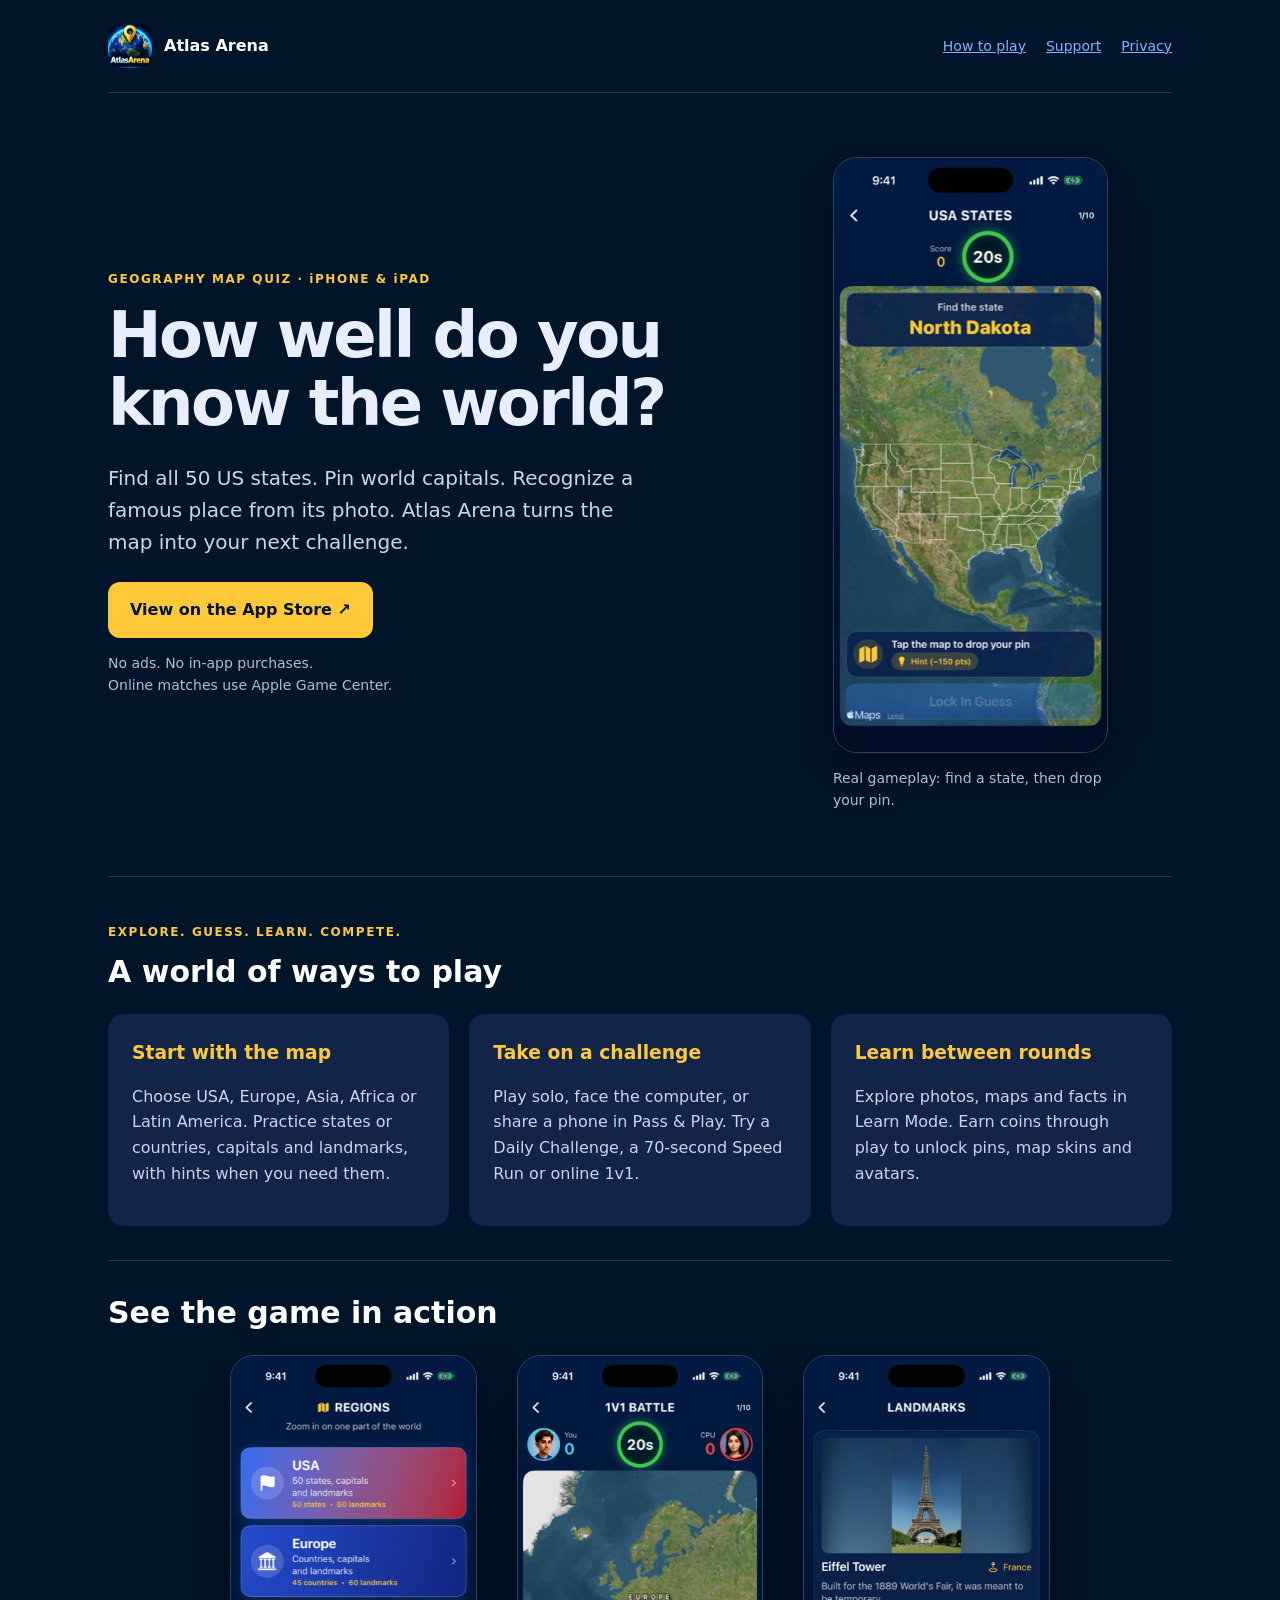
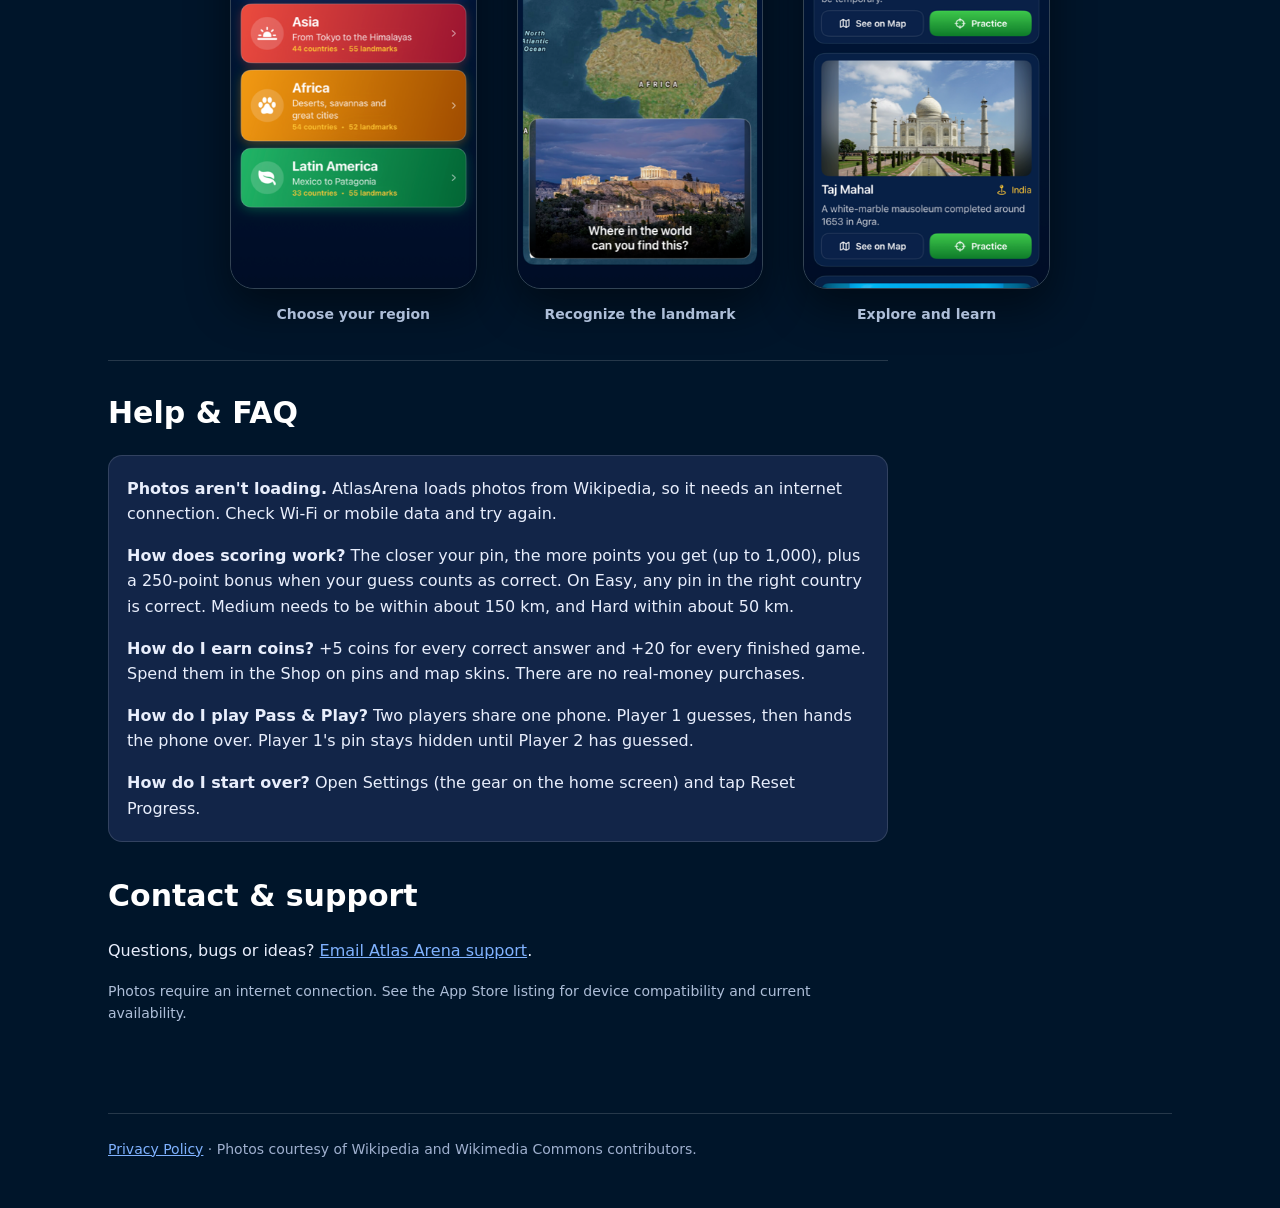
<file: index.html>
<!doctype html>
<html lang="en"><head><meta charset="utf-8"><meta name="viewport" content="width=device-width,initial-scale=1">
<title>Atlas Arena — Geography Map Quiz for iPhone &amp; iPad</title>
<meta name="description" content="Learn US states, capitals and world geography with Atlas Arena. Drop pins, explore landmark photos and challenge friends in a geography quiz for iPhone and iPad.">
<link rel="canonical" href="https://jkingo80.github.io/atlasarena/">
<meta property="og:title" content="Atlas Arena — Put your geography to the test">
<meta property="og:description" content="US states, world capitals and landmark photo quizzes. Explore, guess, learn and compete on iPhone and iPad.">
<meta property="og:type" content="website"><meta property="og:url" content="https://jkingo80.github.io/atlasarena/">
<meta property="og:image" content="https://jkingo80.github.io/atlasarena/icon.png">
<meta name="apple-itunes-app" content="app-id=6821438674"><link rel="icon" href="icon.png"><link rel="stylesheet" href="style.css"><link rel="stylesheet" href="landing.css">
</head><body class="landing"><a class="skip" href="#main">Skip to content</a>
<header><a class="brand" href="#"><img src="icon.png" width="44" height="44" alt="">Atlas Arena</a><nav aria-label="Main"><a href="#play">How to play</a><a href="#support">Support</a><a href="privacy.html">Privacy</a></nav></header>
<main id="main"><section class="intro"><div><p class="eyebrow">GEOGRAPHY MAP QUIZ · iPHONE &amp; iPAD</p><h1>How well do you<br>know the world?</h1><p class="lead">Find all 50 US states. Pin world capitals. Recognize a famous place from its photo. Atlas Arena turns the map into your next challenge.</p><a class="button" href="https://apps.apple.com/us/app/geography-map-quiz-atlas-arena/id6821438674">View on the App Store ↗</a><p class="small">No ads. No in-app purchases.<br>Online matches use Apple Game Center.</p></div><figure class="hero-shot"><img src="images/usa.png" width="1206" height="2622" alt="Atlas Arena USA States round asking the player to locate North Dakota on a satellite map"><figcaption>Real gameplay: find a state, then drop your pin.</figcaption></figure></section>
<section id="play"><p class="eyebrow">EXPLORE. GUESS. LEARN. COMPETE.</p><h2>A world of ways to play</h2><div class="features"><article><h3>Start with the map</h3><p>Choose USA, Europe, Asia, Africa or Latin America. Practice states or countries, capitals and landmarks, with hints when you need them.</p></article><article><h3>Take on a challenge</h3><p>Play solo, face the computer, or share a phone in Pass &amp; Play. Try a Daily Challenge, a 70-second Speed Run or online 1v1.</p></article><article><h3>Learn between rounds</h3><p>Explore photos, maps and facts in Learn Mode. Earn coins through play to unlock pins, map skins and avatars.</p></article></div></section>
<section aria-labelledby="screens"><h2 id="screens">See the game in action</h2><div class="gallery"><figure><img src="images/regions.png" width="1206" height="2622" loading="lazy" alt="Atlas Arena region selection screen"><figcaption>Choose your region</figcaption></figure><figure><img src="images/where.png" width="1206" height="2622" loading="lazy" alt="Atlas Arena photo clue and map guessing screen"><figcaption>Recognize the landmark</figcaption></figure><figure><img src="images/learn.png" width="1206" height="2622" loading="lazy" alt="Atlas Arena Learn Mode with place information"><figcaption>Explore and learn</figcaption></figure></div></section><section id="support"><h2>Help &amp; FAQ</h2>
<div class="card">
<p><strong>Photos aren't loading.</strong> AtlasArena loads photos from Wikipedia, so it needs an internet connection. Check Wi-Fi or mobile data and try again.</p>
<p><strong>How does scoring work?</strong> The closer your pin, the more points you get (up to 1,000), plus a 250-point bonus when your guess counts as correct. On Easy, any pin in the right country is correct. Medium needs to be within about 150 km, and Hard within about 50 km.</p>
<p><strong>How do I earn coins?</strong> +5 coins for every correct answer and +20 for every finished game. Spend them in the Shop on pins and map skins. There are no real-money purchases.</p>
<p><strong>How do I play Pass &amp; Play?</strong> Two players share one phone. Player 1 guesses, then hands the phone over. Player 1's pin stays hidden until Player 2 has guessed.</p>
<p><strong>How do I start over?</strong> Open Settings (the gear on the home screen) and tap Reset Progress.</p>
</div>
<h2>Contact &amp; support</h2><p>Questions, bugs or ideas? <a href="mailto:joshkirouff@gmail.com?subject=AtlasArena">Email Atlas Arena support</a>.</p><p class="small">Photos require an internet connection. See the App Store listing for device compatibility and current availability.</p></section></main><footer><a href="privacy.html">Privacy Policy</a> · Photos courtesy of Wikipedia and Wikimedia Commons contributors.</footer></body></html>
</file>
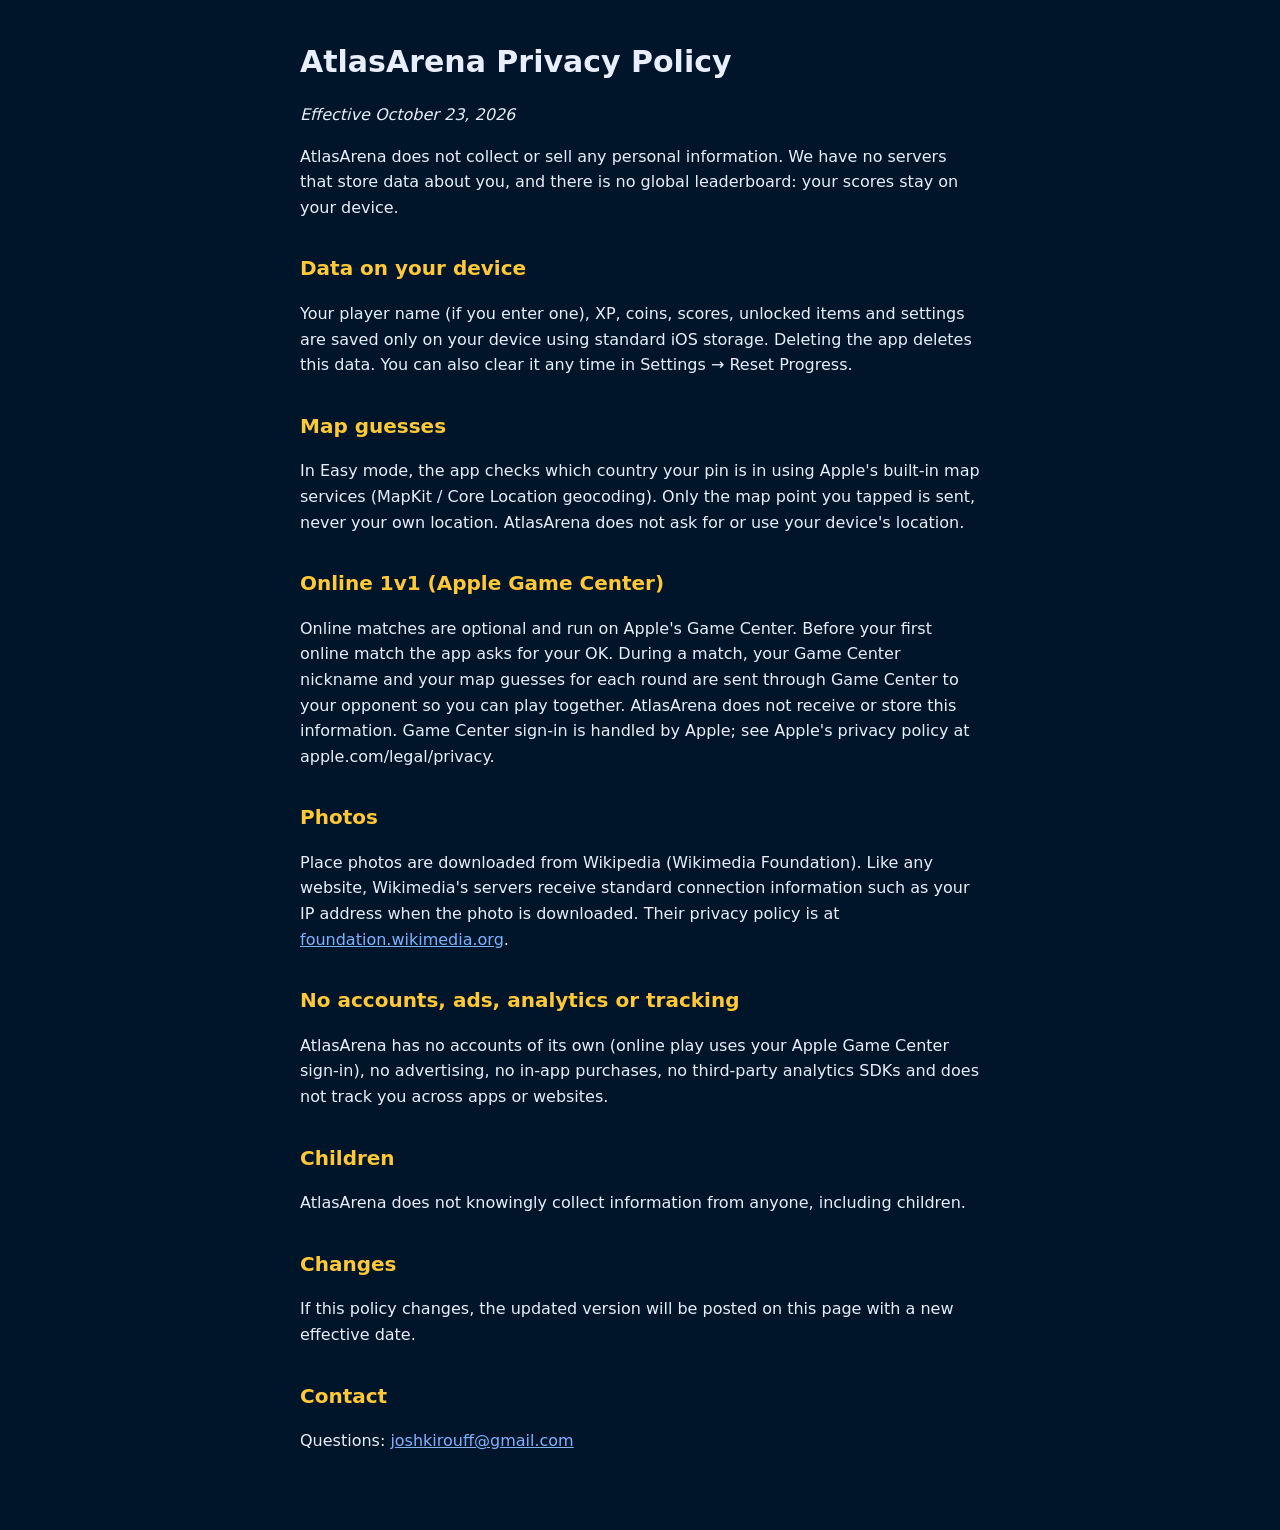
<file: privacy.html>
<!doctype html>
<html lang="en"><head><meta charset="utf-8"><meta name="viewport" content="width=device-width,initial-scale=1">
<title>AtlasArena Privacy Policy</title><link rel="stylesheet" href="style.css"></head>
<body>
<h1>AtlasArena Privacy Policy</h1>
<p><em>Effective October 23, 2026</em></p>
<p>AtlasArena does not collect or sell any personal information. We have no servers that store data about you, and there is no global leaderboard: your scores stay on your device.</p>
<h2>Data on your device</h2>
<p>Your player name (if you enter one), XP, coins, scores, unlocked items and settings are saved only on your device using standard iOS storage. Deleting the app deletes this data. You can also clear it any time in Settings → Reset Progress.</p>
<h2>Map guesses</h2>
<p>In Easy mode, the app checks which country your pin is in using Apple's built-in map services (MapKit / Core Location geocoding). Only the map point you tapped is sent, never your own location. AtlasArena does not ask for or use your device's location.</p>
<h2>Online 1v1 (Apple Game Center)</h2>
<p>Online matches are optional and run on Apple's Game Center. Before your first online match the app asks for your OK. During a match, your Game Center nickname and your map guesses for each round are sent through Game Center to your opponent so you can play together. AtlasArena does not receive or store this information. Game Center sign-in is handled by Apple; see Apple's privacy policy at apple.com/legal/privacy.</p>
<h2>Photos</h2>
<p>Place photos are downloaded from Wikipedia (Wikimedia Foundation). Like any website, Wikimedia's servers receive standard connection information such as your IP address when the photo is downloaded. Their privacy policy is at <a href="https://foundation.wikimedia.org/wiki/Policy:Privacy_policy">foundation.wikimedia.org</a>.</p>
<h2>No accounts, ads, analytics or tracking</h2>
<p>AtlasArena has no accounts of its own (online play uses your Apple Game Center sign-in), no advertising, no in-app purchases, no third-party analytics SDKs and does not track you across apps or websites.</p>
<h2>Children</h2>
<p>AtlasArena does not knowingly collect information from anyone, including children.</p>
<h2>Changes</h2>
<p>If this policy changes, the updated version will be posted on this page with a new effective date.</p>
<h2>Contact</h2>
<p>Questions: <a href="mailto:joshkirouff@gmail.com">joshkirouff@gmail.com</a></p>
</body></html>
</file>
<file: style.css>
body{font-family:-apple-system,system-ui,sans-serif;max-width:680px;margin:0 auto;padding:32px 16px 60px;line-height:1.6;color:#e8eefc;background:#00152a}
a{color:#7fb2ff}h1{font-size:30px;margin:.2em 0}h2{font-size:20px;margin-top:1.6em;color:#ffc838}
.hero{display:flex;gap:16px;align-items:center}.hero img{width:84px;height:84px;border-radius:20px}
.card{background:#122548;border:1px solid #ffffff22;border-radius:14px;padding:4px 18px;margin:14px 0}
footer{margin-top:40px;font-size:14px;color:#9fb0cf}
</file>
<file: landing.css>
*{box-sizing:border-box}html{scroll-behavior:smooth;scroll-padding-top:24px}.landing{max-width:1120px;padding:24px 28px 48px}.landing header,.brand,nav{display:flex;align-items:center;gap:24px}.landing header{justify-content:space-between;flex-wrap:wrap;padding-bottom:24px;border-bottom:1px solid #ffffff26}.brand{gap:12px;font-weight:800;text-decoration:none;color:#fff}.brand img{border-radius:12px}nav{gap:20px;font-size:14px}.skip{position:absolute;left:-9999px}.skip:focus{left:16px;top:8px;background:#00152a;padding:12px;z-index:3}a:focus-visible{outline:3px solid #ffc838;outline-offset:5px}.intro{display:grid;grid-template-columns:1.5fr 1fr;align-items:center;gap:56px;padding:64px 0}.eyebrow{font-size:12px;letter-spacing:.13em;color:#ffc838;font-weight:750}.landing h1{font-size:clamp(36px,5.8vw,64px);line-height:1.06;letter-spacing:-.04em}.lead{font-size:20px;color:#c8d6ec;max-width:550px;margin:24px 0}.button{display:inline-block;padding:15px 22px;border-radius:12px;background:#ffc838;color:#00152a;text-decoration:none;font-weight:800}.button:hover{background:#ffe291}.small,figcaption{font-size:14px;color:#adbed8}.hero-shot{max-width:275px;justify-self:center;margin:0}.hero-shot img,.gallery img{display:block;width:100%;height:auto;border:1px solid #ffffff33;border-radius:24px;box-shadow:0 18px 44px #0007}figcaption{margin-top:14px}.landing section:not(.intro){padding:34px 0;border-top:1px solid #ffffff26}.landing h2{font-size:30px;line-height:1.2;margin:0 0 24px;color:#fff}.features{display:grid;grid-template-columns:repeat(3,1fr);gap:20px}.features article{background:#122548;padding:24px;border-radius:16px}.features h3{color:#ffc838;margin:0}.features p{color:#c8d6ec}.gallery{display:grid;grid-template-columns:repeat(3,1fr);gap:40px;max-width:820px;margin:auto}.gallery figure{margin:0}.gallery figcaption{font-weight:700;text-align:center}#support{max-width:780px}#support h2:not(:first-child){margin-top:36px}.landing footer{border-top:1px solid #ffffff26;padding-top:24px}@media(max-width:650px){.landing{padding:20px}.intro{grid-template-columns:1fr;gap:28px;padding:40px 0}.hero-shot{max-width:220px}.lead{font-size:18px}.features{grid-template-columns:1fr}.gallery{gap:14px;grid-template-columns:1fr;max-width:240px}.gallery figure{margin-bottom:24px}.landing h2{font-size:26px}.landing header{gap:16px}nav{gap:18px}.gallery img{border-radius:20px}}@media(prefers-reduced-motion:reduce){html{scroll-behavior:auto}}
</file>
